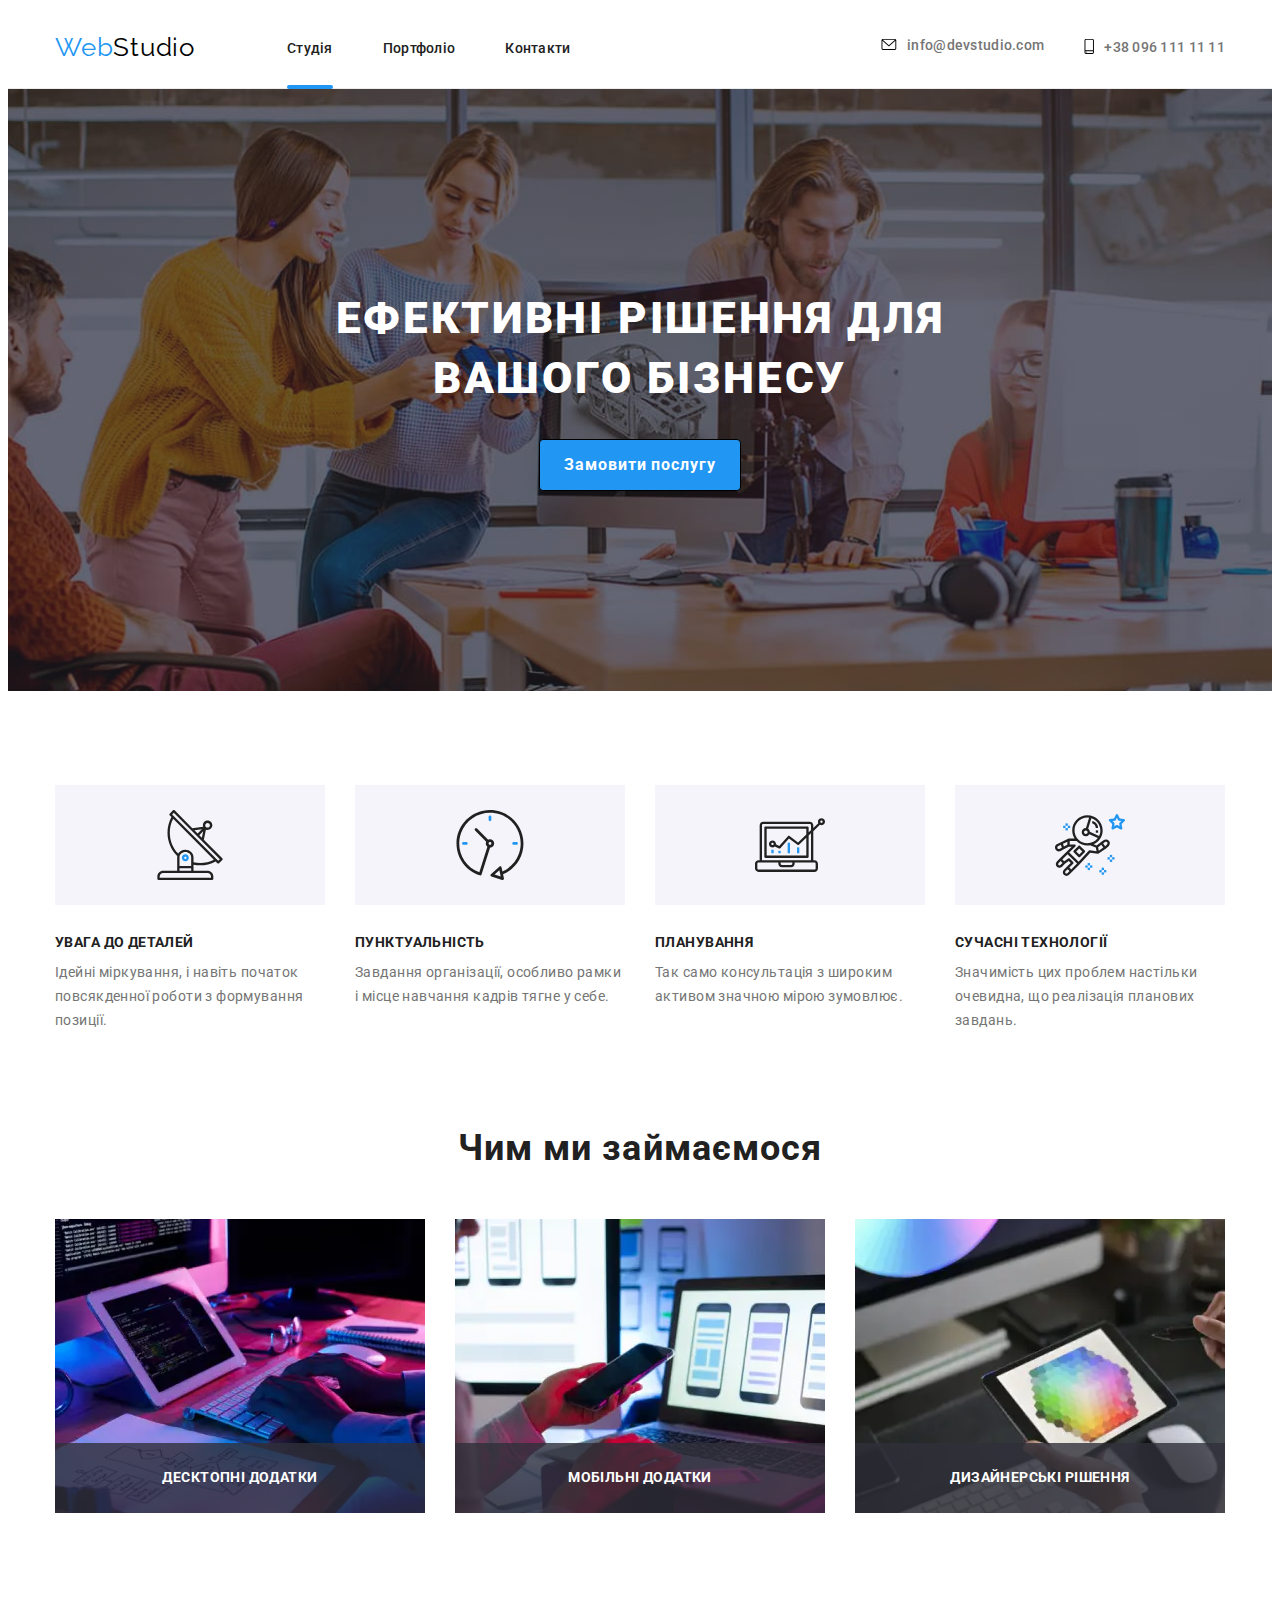
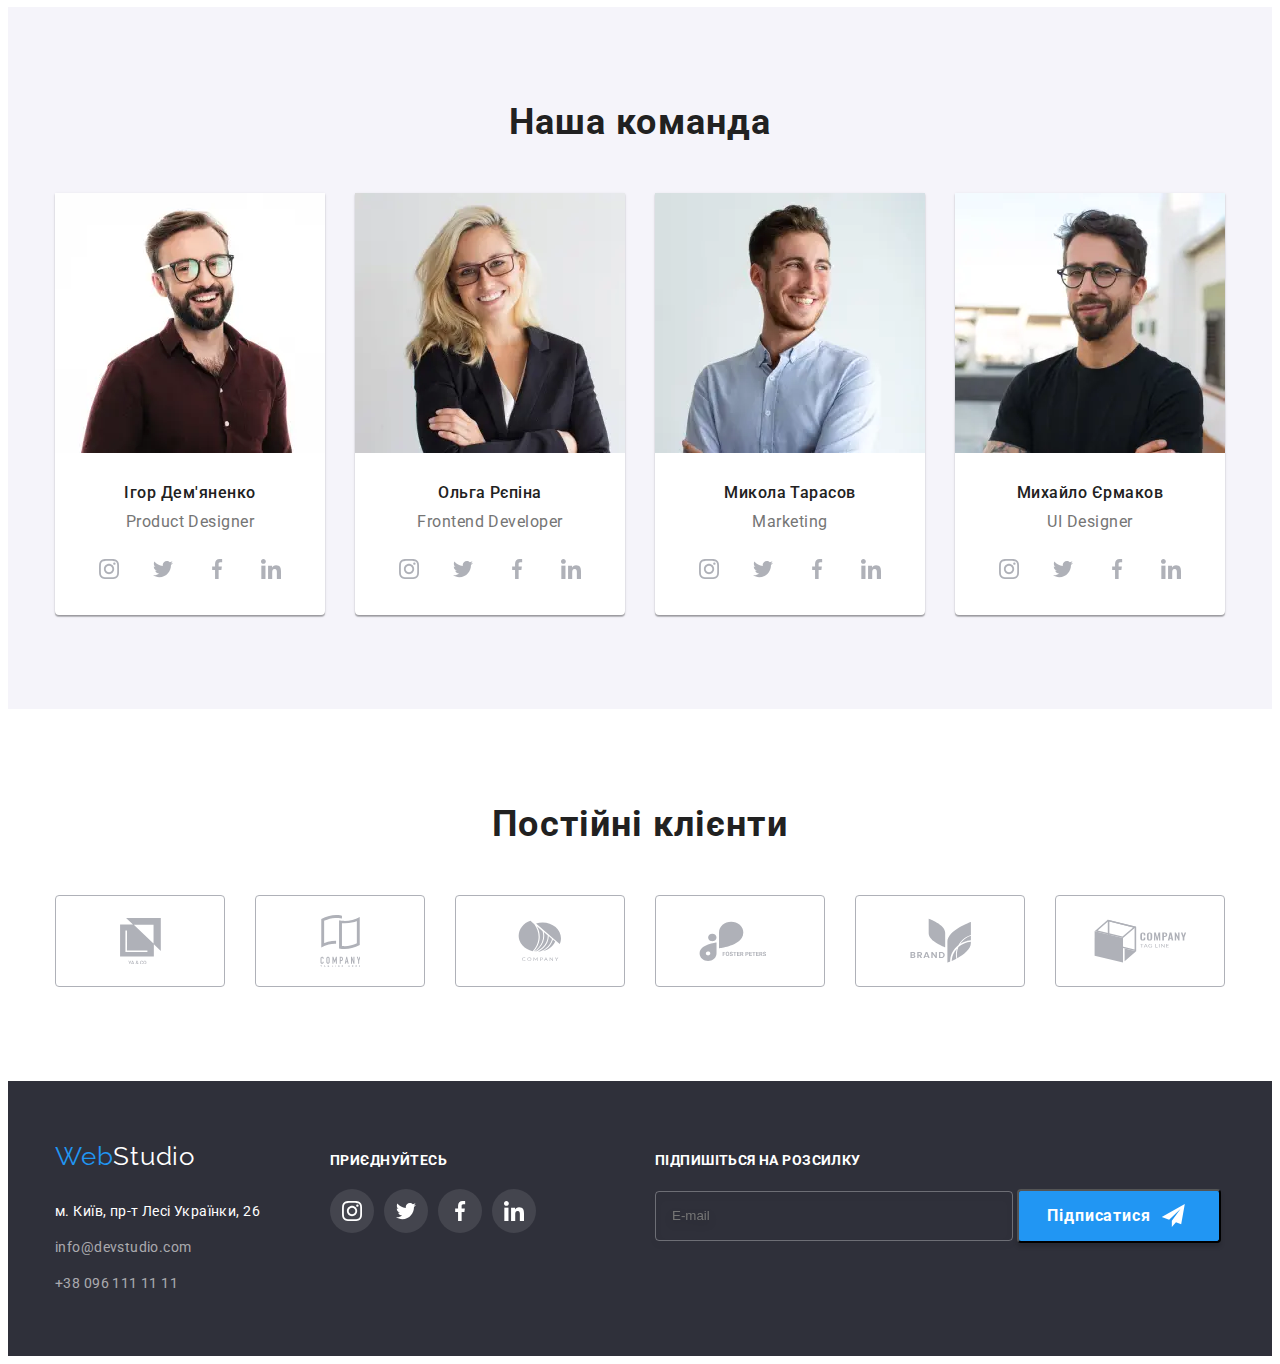
<file: index.html>
<!DOCTYPE html>
<html lang="uk">
<head>
    <meta charset="UTF-8">
    <meta http-equiv="X-UA-Compatible" content="IE=edge">
    <meta name="viewport" content="width=device-width, initial-scale=1.0">
    <title>Студія</title>
    <link rel="stylesheet" href="https://cdnjs.cloudflare.com/ajax/libs/modern-normalize/1.1.0/modern-normalize.min.css" integrity="sha512-wpPYUAdjBVSE4KJnH1VR1HeZfpl1ub8YT/NKx4PuQ5NmX2tKuGu6U/JRp5y+Y8XG2tV+wKQpNHVUX03MfMFn9Q==" crossorigin="anonymous" referrerpolicy="no-referrer" />
    <link rel="preconnect" href="https://fonts.googleapis.com">
<link rel="preconnect" href="https://fonts.gstatic.com" crossorigin>
<link href="https://fonts.googleapis.com/css2?family=Raleway:wght@700&family=Roboto:wght@400;500;700;900&display=swap" rel="stylesheet">

<link rel="stylesheet" href="./css/main.min.css">
</head>
<body>
    <header class="header">
        <div class="container">
            <div class="header__container">
                <nav class="navigation">
                    <a href="./index.html" lang="en" class="navigation__logo-f">Web<span class="navigation__logo-s">Studio</span></a>
                    <ul class="navigation__menu">
                        <li><a href="./index.html" class="navigation__link navigation__link--current">Студія</a></li>
                        <li><a href="./portfolio.html" class="navigation__link">Портфоліо</a></li>
                        <li><a href="" class="navigation__link">Контакти</a></li>
                    </ul>
                </nav>
        
        
                <ul class="contacts">

                    <li>
                        <a href="Mailto:info@devstudio.com" class="contacts__link">
                            <span class="contacts__icon">
                                <svg width="16" height="12">
                                    <use href="./img/icons.svg#icon-envelope"></use>    
                                </svg>
                            </span>
                            info@devstudio.com
                        </a>
                    </li>
                        
                        
                    <li>
                        <a href="Tel:+380961111111" class="contacts__link">
                            <span class="contacts__icon">
                                <svg width="10" height="15.99">
                                    <use href="./img/icons.svg#icon-smartphone"></use>
                                </svg>
                            </span>
                            +38 096 111 11 11
                        </a>               
                    </li>

                </ul>

                <button type="button" class="menu-button js-open-menu">
                    <svg width="40" height="40">                        
                        <use class="menu-button__menu" href="./img/icons.svg#icon-menu"></use>
                    </svg>
                </button>
            </div>
        </div>
    </header>
    <main>
    <section class="section hero">
        <div class="container">
            <div class="hero__box">
                <h1 class="hero__title">Ефективні рішення для вашого бізнесу</h1>
                <button type="button" class="hero__button" data-modal-open>Замовити послугу</button>
            </div>
        </div>
    </section>
    <section class="section features">
        <div class="container">
            <h2 class="hidden-title">Особливості</h2>

            <ul class="features__items">
                <li>
                    <div class="features__ill">
                        <svg width="70" height="70">
                            <use href="./img/icons.svg#icon-antenna"></use>
                        </svg>
                    </div>
                    <h3 class="features__title">УВАГА ДО ДЕТАЛЕЙ</h3>
                    <p class="features__text">Ідейні міркування, і навіть початок повсякденної роботи з формування позиції.</p>
                </li>
                <li>
                    <div class="features__ill">
                        <svg width="70" height="70">
                            <use href="./img/icons.svg#icon-clock"></use>
                        </svg>
                    </div>
                    <h3 class="features__title">ПУНКТУАЛЬНІСТЬ</h3>
                    <p class="features__text">Завдання організації, особливо рамки і місце навчання кадрів тягне у себе.</p>
                </li>
                <li>
                    <div class="features__ill">
                        <svg width="70" height="70">
                            <use href="./img/icons.svg#icon-diagram"></use>
                        </svg>
                    </div>
                    <h3 class="features__title">ПЛАНУВАННЯ</h3>
                    <p class="features__text">Так само консультація з широким активом значною мірою зумовлює.</p>
                </li>
                <li>
                    <div class="features__ill">
                        <svg width="70" height="70">
                            <use href="./img/icons.svg#icon-astronaut"></use>
                        </svg>
                    </div>
                    <h3 class="features__title">СУЧАСНІ ТЕХНОЛОГІЇ</h3>
                    <p class="features__text">Значимість цих проблем настільки очевидна, що реалізація планових завдань.</p>
                </li>
            </ul>
        </div>
    </section> 
    <section class="section busi">
        <div class="container">    
            <h2 class="busi__title">Чим ми займаємося</h2>
            <ul class="busi__list">
                <li class="busi__tumb">
                    <picture>
                        <source type="image/webp" srcset="./img/img11.webp 1x, ./img/img11@2x.webp 2x">
                        <source type="image/jpeg" srcset="./img/img11.jpg 1x, ./img/img11@2x.jpg 2x">                      
                        <img class="busi__image" src="./img/img11.jpg" alt="Десктопні додатки" width="370">
                    </picture>
                    <div class="busi__box">   
                        <p class="busi__text">Десктопні додатки</p>
                    </div> 
                </li> 
                <li class="busi__tumb">
                    <picture>
                        <source type="image/webp" srcset="./img/img22.webp 1x, ./img/img22@2x.webp 2x">
                        <source type="image/jpeg" srcset="./img/img22.jpg 1x, ./img/img22@2x.jpg 2x">
                        <img class="busi__image" src="./img/img22.jpg" alt="Мобільні додатки" width="370">
                    </picture>
                    <div class="busi__box">   
                        <p class="busi__text">Мобільні додатки</p>
                    </div> 
                </li> 
                <li class="busi__tumb">
                    <picture>
                        <source type="image/webp" srcset="./img/img33.webp 1x, ./img/img33@2x.webp 2x">
                        <source type="image/jpeg" srcset="./img/img33.jpg 1x, ./img/img33@2x.jpg 2x">
                        <img class="busi__image" src="./img/img33.jpg" alt="Дизайнерські рішення" width="370">
                    </picture>
                        <div class="busi__box">   
                        <p class="busi__text">Дизайнерські рішення</p>
                    </div> 
                </li> 
            </ul>  
        </div>
    </section>


    <section class="section team">
        <div class="container">
            
            <h2 class="team__title">Наша команда</h2>

            <ul class="team__list">
                <li class="badge">
                     <picture>
                        <source type="image/webp" srcset="./img/img1.webp 1x, ./img/img1@2x.webp 2x">
                        <source type="image/jpeg" srcset="./img/img1.jpg 1x, ./img/img1@2x.jpg 2x">
                        <img class="badge__image" src="./img/img1.jpg" alt="Ігор Дем'яненко" width="270">
                     </picture>  
                    
                    <div class="badge__data">
                        <h3 class="badge__title">Ігор Дем'яненко</h3>
                        <p class="badge__desc">Product Designer</p>
                    </div>

                    
                        <ul class="badge__list">
                            <li>
                                <a href="" class="sign">
                                    <svg width="20" height="20">
                                        <use href="./img/icons.svg#icon-instagram"></use>
                                    </svg>
                                </a>
                            </li>
                            <li>
                                <a href="" class="sign">
                                    <svg width="20" height="20">
                                        <use href="./img/icons.svg#icon-twitter"></use>
                                    </svg>
                                </a>
                            </li>
                            <li>
                                <a href="" class="sign">
                                    <svg width="20" height="20">
                                        <use href="./img/icons.svg#icon-facebook"></use>
                                    </svg>
                                </a>
                            </li>
                            <li>
                                <a href="" class="sign">
                                    <svg width="20" height="20">
                                        <use href="./img/icons.svg#icon-linkedin"></use>
                                    </svg>
                                </a>
                            </li>
                        </ul>
                    

                </li>
                <li class="badge">
                    <picture>
                        <source type="image/webp" srcset="./img/img2.webp 1x, ./img/img2@2x.webp 2x">
                        <source type="image/jpeg" srcset="./img/img2.jpg 1x, ./img/img2@2x.jpg 2x">
                        <img class="badge__image" src="./img/img2.jpg" alt="Ольга Рєпіна" width="270">
                     </picture>
                    
                    <div class="badge__data">    
                        <h3 class="badge__title">Ольга Рєпіна</h3>
                        <p class="badge__desc">Frontend Developer</p>
                    </div>

                    
                        <ul class="badge__list">
                            <li>
                                <a href="" class="sign">
                                    <svg width="20" height="20">
                                        <use href="./img/icons.svg#icon-instagram"></use>
                                    </svg>
                                </a>
                            </li>
                            <li>
                                <a href="" class="sign">
                                    <svg width="20" height="20">
                                        <use href="./img/icons.svg#icon-twitter"></use>
                                    </svg>
                                </a>
                            </li>
                            <li>
                                <a href="" class="sign">
                                    <svg width="20" height="20">
                                        <use href="./img/icons.svg#icon-facebook"></use>
                                    </svg>
                                </a>
                            </li>
                            <li>
                                <a href="" class="sign">
                                    <svg width="20" height="20">
                                        <use href="./img/icons.svg#icon-linkedin"></use>
                                    </svg>
                                </a>
                            </li>
                        </ul>
                    
                </li>
                <li class="badge">
                    <picture>
                        <source type="image/webp" srcset="./img/img3.webp 1x, ./img/img3@2x.webp 2x">
                        <source type="image/jpeg" srcset="./img/img3.jpg 1x, ./img/img3@2x.jpg 2x">
                        <img class="badge__image" src="./img/img3.jpg" alt="Микола Тарасов" width="270">
                     </picture>
                    
                    <div class="badge__data">   
                        <h3 class="badge__title">Микола Тарасов</h3>
                        <p class="badge__desc">Marketing</p>
                    </div>

                    
                        <ul class="badge__list">
                            <li>
                                <a href="" class="sign">
                                    <svg width="20" height="20">
                                        <use href="./img/icons.svg#icon-instagram"></use>
                                    </svg>
                                </a>
                            </li>
                            <li>
                                <a href="" class="sign">
                                    <svg width="20" height="20">
                                        <use href="./img/icons.svg#icon-twitter"></use>
                                    </svg>
                                </a>
                            </li>
                            <li>
                                <a href="" class="sign">
                                    <svg width="20" height="20">
                                        <use href="./img/icons.svg#icon-facebook"></use>
                                    </svg>
                                </a>
                            </li>
                            <li>
                                <a href="" class="sign">
                                    <svg width="20" height="20">
                                        <use href="./img/icons.svg#icon-linkedin"></use>
                                    </svg>
                                </a>
                            </li>
                        </ul>
                    
                </li>
                <li class="badge">
                    <picture>
                        <source type="image/webp" srcset="./img/img4.webp 1x, ./img/img4@2x.webp 2x">
                        <source type="image/jpeg" srcset="./img/img4.jpg 1x, ./img/img4@2x.jpg 2x">
                        <img class="badge__image" src="./img/img4.jpg" alt="Михайло Єрмаков" width="270">
                     </picture>
                    
                    <div class="badge__data">
                        <h3 class="badge__title">Михайло Єрмаков</h3>
                        <p class="badge__desc">UI Designer</p>
                    </div>

                    
                        <ul class="badge__list">
                            <li>
                                <a href="" class="sign">
                                    <svg width="20" height="20">
                                        <use href="./img/icons.svg#icon-instagram"></use>
                                    </svg>
                                </a>
                            </li>
                            <li>
                                <a href="" class="sign">
                                    <svg width="20" height="20">
                                        <use href="./img/icons.svg#icon-twitter"></use>
                                    </svg>
                                </a>
                            </li>
                            <li>
                                <a href="" class="sign">
                                    <svg width="20" height="20">
                                        <use href="./img/icons.svg#icon-facebook"></use>
                                    </svg>
                                </a>
                            </li>
                            <li>
                                <a href="" class="sign">
                                    <svg width="20" height="20">
                                        <use href="./img/icons.svg#icon-linkedin"></use>
                                    </svg>
                                </a>
                            </li>
                        </ul>
                    
                </li>
            </ul>
            
        </div>
    </section>

    <section class="section clients">
        <div class="container">
            <h2 class="clients__title">Постійні клієнти</h2>
            <ul class="clients__list">
                <li class="clients__link">
                    <a href="" class="clients__logo">
                        <svg width="41" height="46.7">
                            <use href="./img/icons.svg#icon-group"></use>
                        </svg>
                    </a>
                </li>
                <li class="clients__link">
                    <a href="" class="clients__logo">
                        <svg width="40" height="52">
                            <use href="./img/icons.svg#icon-group-1"></use>
                        </svg>
                    </a>
                </li>
                <li class="clients__link">
                    <a href="" class="clients__logo">
                        <svg width="43.46" height="41.18">
                            <use href="./img/icons.svg#icon-group-2"></use>
                        </svg>
                    </a>
                </li>
                <li class="clients__link">
                    <a href="" class="clients__logo">
                        <svg width="84.44" height="40.62">
                            <use href="./img/icons.svg#icon-group-3"></use>
                        </svg>
                    </a>
                </li>
                <li class="clients__link">
                    <a href="" class="clients__logo">
                        <svg width="62.54" height="45.43">
                            <use href="./img/icons.svg#icon-group-4"></use>
                        </svg>
                    </a>
                </li>
                <li class="clients__link">
                    <a href="" class="clients__logo">
                        <svg width="93.79" height="43.93">
                            <use href="./img/icons.svg#icon-group-5"></use>
                        </svg>
                    </a>
                </li>
            </ul>

        </div>
    </section>
    </main>

    <footer class="footer">

        <div class="container footer__base">
            <div class="footer__location">
            <div class="footer__contacts">
                <a href="" lang="en" class="footer__logo-f">Web<span class="footer__logo-s">Studio</span></a>
                <address class="footer__address">
                <ul class="address">
                    <li><a href="https://goo.gl/maps/CPtrU1FHBa2aNyZL9" target="_blank" 
                        rel="noopener noreferrer nofollow" class="address__link">
                        м. Київ, пр-т Лесі Українки, 26</a></li>
                    <li><a href="Mailto:info@devstudio.com" class="address__cont">info@devstudio.com</a></li>
                    <li><a href="Tel:+380961111111" class="address__cont">+38 096 111 11 11</a></li>
                </ul>
                </address>
            </div>

            <div class="footer__applications">
                <h3 class="footer__title">приєднуйтесь</h3>
                <ul class="footer__list">
                    <li>
                        <a href="" class="footer__sign">
                            <svg width="20" height="20">
                                <use href="./img/icons.svg#icon-instagram"></use>
                            </svg>
                        </a>
                    </li>
                    <li>
                        <a href="" class="footer__sign">
                            <svg width="20" height="20">
                                <use href="./img/icons.svg#icon-twitter"></use>
                            </svg>
                        </a>
                    </li>
                    <li>
                        <a href="" class="footer__sign">
                            <svg width="20" height="20">
                                <use href="./img/icons.svg#icon-facebook"></use>
                            </svg>
                        </a>
                    </li>
                    <li>
                        <a href="" class="footer__sign">
                            <svg width="20" height="20">
                                <use href="./img/icons.svg#icon-linkedin"></use>
                            </svg>
                        </a>
                    </li>
                </ul>
            </div>
            </div>
            <form class="footer__form">
                <h3 class="footer__form-title">Підпишіться на розсилку</h3>
                <div class="footer__box">
                    <label for="email" class="footer__label"></label>
                
                    <input type="email" name="" id="email" class="footer__input" placeholder="E-mail">
                    <button type="button" class="footer__button">Підписатися
                        <svg class="footer__icon" width="24" height="24">
                            <use href="./img/icons.svg#icon-send"></use>
                        </svg>
                    </button>
                </div>
            </form>
        </div>

    </footer>

    <div class="mobile-menu js-menu-container">
        <div class="container">
            <button type="button" class="mobile-menu__button js-close-menu">
                <svg class="mobile-menu__cross" width="40" height="40" aria-label="Мобільне меню">
                    <use href="./img/icons.svg#icon-cross"></use>
                </svg>
            </button>
            <nav>
                <ul class="mobile-menu__nav">
                    <li class="mobile-menu__item"><a href="./index.html" class="mobile-menu__link">Студія</a></li>
                    <li class="mobile-menu__item"><a href="./portfolio.html" class="mobile-menu__link">Портфоліо</a></li>
                    <li class="mobile-menu__item"><a href="" class="mobile-menu__link">Контакти</a></li>
                </ul>
            </nav>


            <ul class="mobile-menu__contacts">
                <li class="mobile-menu__comm">
                    <a href="Tel:+380961111111" class="mobile-menu__tel">+38 096 111 11 11</a>               
                </li>
                <li class="mobile-menu__comm">
                    <a href="Mailto:info@devstudio.com" class="mobile-menu__mail">info@devstudio.com</a>
                </li>
            </ul>

            <ul class="mobile-menu__network">
                <li ><a href="" lang="en" class="mobile-menu__text">Instagram</a></li>
                <li ><a href="" lang="en" class="mobile-menu__text">Twitter</a></li>
                <li ><a href="" lang="en" class="mobile-menu__text">Facebook</a></li>
                <li ><a href="" lang="en" class="mobile-menu__text">Linkedin</a></li>
            </ul>
        </div>
    </div>

    <div class="backdrop is-hidden" data-modal>
        <div class="modal">
            <div class="modal__container">
            <button type="button" class="modal__button close-button" data-modal-close>
                <svg class="close-button__icon" width="30" height="30">
                    <use href="./img/icons.svg#icon-close-black"></use>
                </svg>
            </button>
            
            <form class="modal__form">
                <h2 class="modal__title">Залиште свої дані, ми вам передзвонимо</h2>
                <ul class="modal__list">                   
                    <li class="modal__field">                   
                        <label for="name" class="modal__label">Ім'я</label>
                        <div class="modal__input">
                        <input type="text" name="name" id="name" class="form-input">                       
                            <svg class="form-input__icon" width="18" height="18">
                                <use href="./img/icons.svg#icon-person-black"></use>
                            </svg>
                        </div>                        
                    </li>
                    
                    <li class="modal__field">
                        <label for="tel" class="modal__label">Телефон</label>
                        <div class="modal__input">
                        <input type="tel" name="tel" id="tel" class="form-input">                      
                            <svg class="form-input__icon" width="18" height="18">
                                <use href="./img/icons.svg#icon-phone-black"></use>
                            </svg>
                        </div>
                    </li>
                    <li class="modal__field">
                        <label for="mail" class="modal__label">Пошта</label>
                        <div class="modal__input">
                        <input type="email" name="mail" id="mail" class="form-input">                       
                            <svg class="form-input__icon" width="18" height="18">
                                <use href="./img/icons.svg#icon-email-black"></use>
                            </svg>
                        </div>
                    </li>
                    <li class="modal__field">
                        <label for="feedback" class="modal__label">Коментар</label>
                        <textarea name="feedback" placeholder="Введіть текст" id="feedback" class="form-area"></textarea>
                    </li>
                </ul>
                    <div class="accept-terms">    
                        <input type="checkbox" name="accept" id="terms" class="accept-terms__checkbox">
                        <svg class="accept-terms__icon" width="16" height="15">
                            <use href="./img/icons.svg#icon-check"></use>
                        </svg>
                        <label for="terms" class="accept-terms__label">Погоджуюся з розсилкою та приймаю <a href="#" class="accept-terms__contract">Умови договору</a></label>
                    </div>
                    
                    <button type="submit" class="modal__btn submit-button">Відправити</button>
                    
            </form>
            </div>
        </div>
    </div>

    <script src="./mobile-menu.js"></script>
    <script src="./modal.js"></script>
    
</body>
</html>
</file>
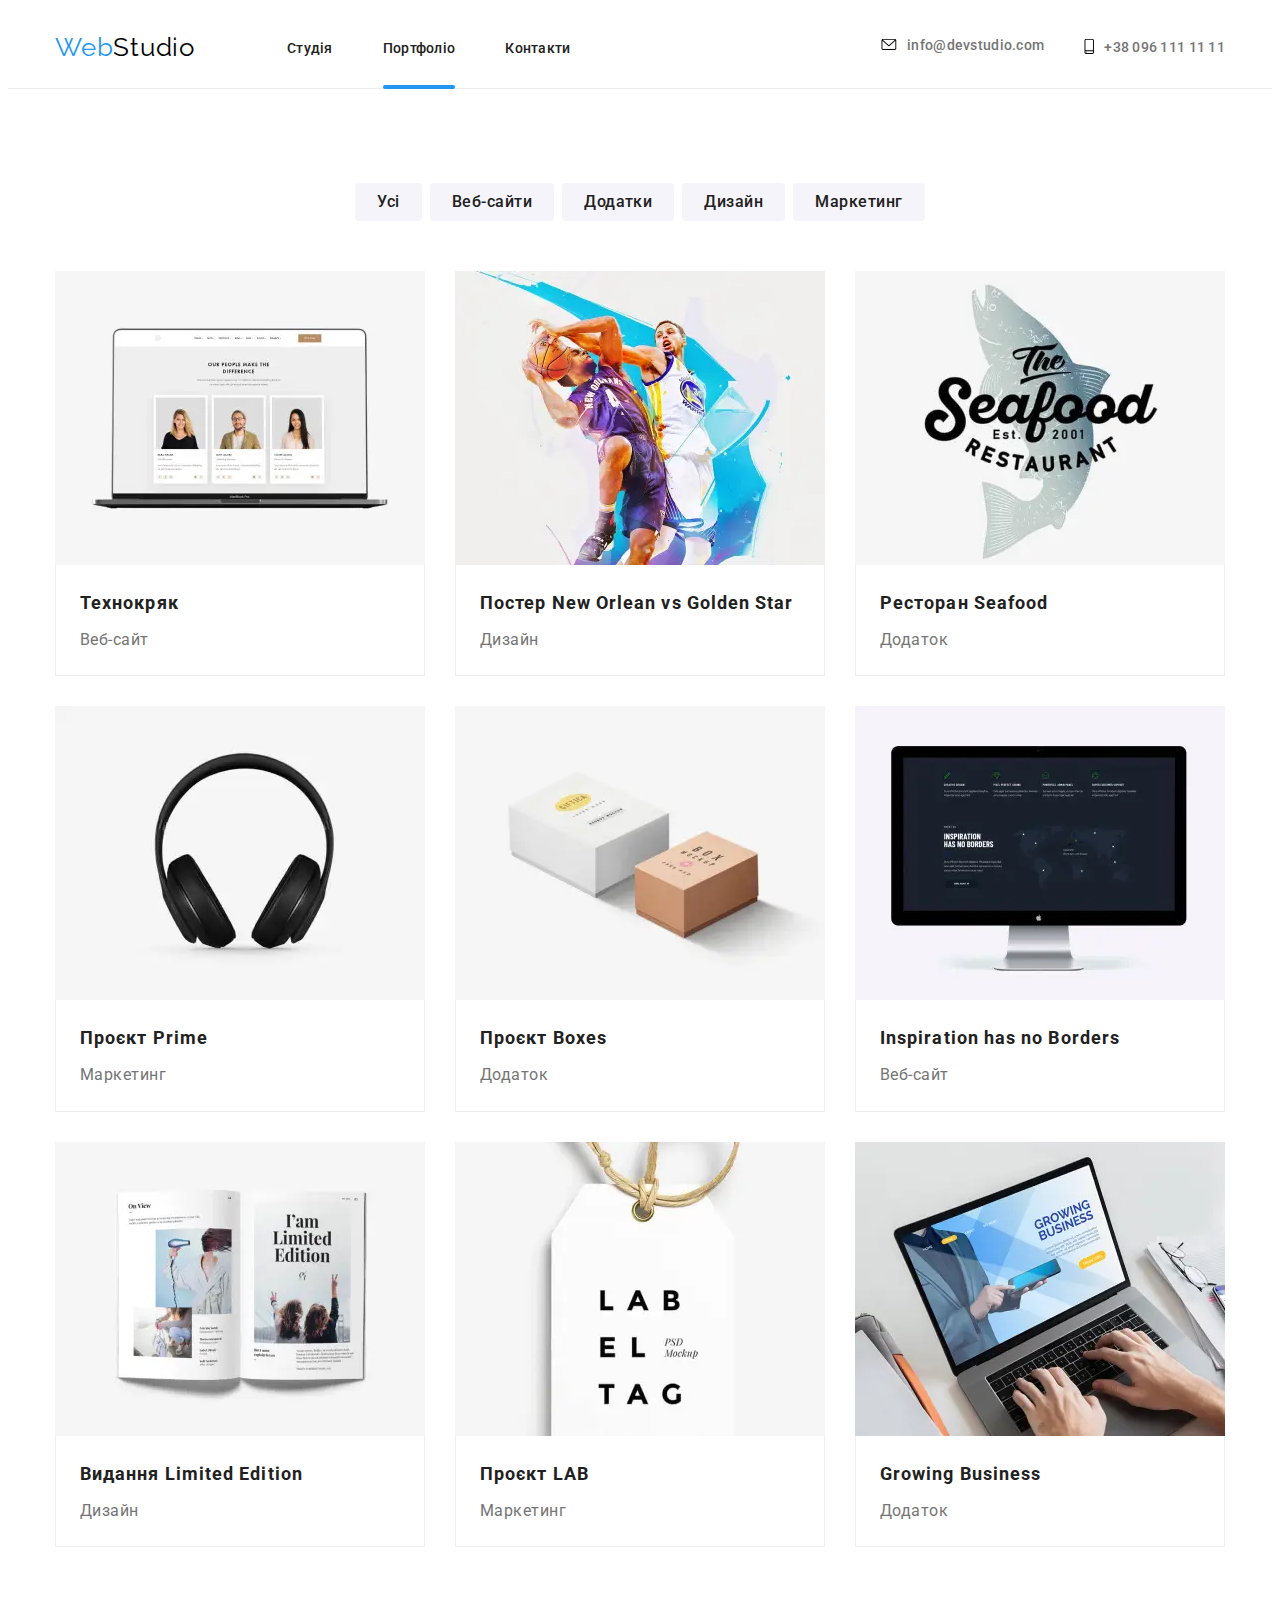
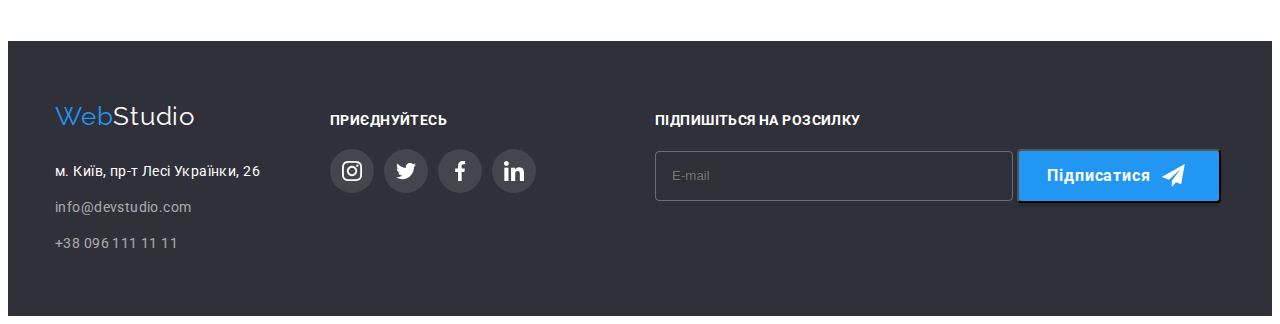
<file: portfolio.html>
<!DOCTYPE html>
<html lang="uk">
<head>
    <meta charset="UTF-8">
    <meta http-equiv="X-UA-Compatible" content="IE=edge">
    <meta name="viewport" content="width=device-width, initial-scale=1.0">
    <title>Портфоліо</title>
    <link rel="stylesheet" href="https://cdnjs.cloudflare.com/ajax/libs/modern-normalize/1.1.0/modern-normalize.min.css" integrity="sha512-wpPYUAdjBVSE4KJnH1VR1HeZfpl1ub8YT/NKx4PuQ5NmX2tKuGu6U/JRp5y+Y8XG2tV+wKQpNHVUX03MfMFn9Q==" crossorigin="anonymous" referrerpolicy="no-referrer" />
    <link rel="preconnect" href="https://fonts.googleapis.com">
<link rel="preconnect" href="https://fonts.gstatic.com" crossorigin>
<link href="https://fonts.googleapis.com/css2?family=Raleway:wght@700&family=Roboto:wght@400;500;700;900&display=swap" rel="stylesheet">

<link rel="stylesheet" href="./css/main.min.css">
</head>
<body>
    <header class="header">
        <div class="container">
            <div class="header__container">
                <nav class="navigation">
                    <a href="./index.html" lang="en" class="navigation__logo-f">Web<span class="navigation__logo-s">Studio</span></a>
                    <ul class="navigation__menu">
                        <li><a href="./index.html" class="navigation__link">Студія</a></li>
                        <li><a href="./portfolio.html" class="navigation__link navigation__link--current">Портфоліо</a></li>
                        <li><a href="" class="navigation__link">Контакти</a></li>
                    </ul>
                </nav>
        
        
                <ul class="contacts">

                    <li>
                        <a href="Mailto:info@devstudio.com" class="contacts__link">
                            <span class="contacts__icon">
                                <svg width="16" height="12">
                                    <use href="./img/icons.svg#icon-envelope"></use>    
                                </svg>
                            </span>
                            info@devstudio.com
                        </a>
                    </li>
                        
                        
                    <li>
                        <a href="Tel:+380961111111" class="contacts__link">
                            <span class="contacts__icon">
                                <svg width="10" height="15.99">
                                    <use href="./img/icons.svg#icon-smartphone"></use>
                                </svg>
                            </span>
                            +38 096 111 11 11
                        </a>               
                    </li>

                </ul>

                <button type="button" class="menu-button js-open-menu">
                    <svg width="40" height="40" aria-label="Мобільне меню">                        
                        <use class="menu-button__menu" href="./img/icons.svg#icon-menu"></use>
                    </svg>
                </button>
            </div>
        </div>
    </header>
    <main>
        <section class="section portfolio">
            <div class="container">
             <h1 class="hidden-title">Веб Студіо: можливості і приклади</h1>
                
                <ul class="portfolio__list">
                    <li><button type="button" class="portfolio__button">Усі</button></li>
                    <li><button type="button" class="portfolio__button">Веб-сайти</button></li>
                    <li><button type="button" class="portfolio__button">Додатки</button></li>
                    <li><button type="button" class="portfolio__button">Дизайн</button></li>
                    <li><button type="button" class="portfolio__button">Маркетинг</button></li>
                </ul>
                

                      
                    <ul class="portfolio__content">

                        <li class="card">
                            <a href="#" class="card__link">
                                <div class="card__tumb">
                                    <picture>
                                        <source type="image/webp" srcset="./img/img1p.webp 1x, ./img/img1p@2x.webp 2x">
                                        <source type="image/jpeg" srcset="./img/img1p.jpg 1x, ./img/img1p@2x.jpg 2x">
                                        <img class="card__image" src="./img/img1p.jpg" alt="Технокряк Веб-сайт " width="370">
                                    </picture>
                                    
                                
                                    <p class="card__desc">Ресурс пропонує комплексні пропозиції з різним рівнем функціоналу та сервісів. Все це дозволить відвідувачу отримати вичерпні відомості про компанію чи приватну особу.</p>
                                </div>
                                <div class="card__data">
                                    <h2 class="card__title">Технокряк</h2>
                                    <p class="card__text">Веб-сайт</p>
                                </div>
                            </a>  
                        </li>

                        <li class="card">
                            <a href="#" class="card__link">
                                <div class="card__tumb">
                                    <picture>
                                        <source type="image/webp" srcset="./img/img2p.webp 1x, ./img/img2p@2x.webp 2x">
                                        <source type="image/jpeg" srcset="./img/img2p.jpg 1x, ./img/img2p@2x.jpg 2x">
                                        <img class="card__image" src="./img/img2p.jpg" alt="Постер New Orlean vs Golden Star Дизайн " width="370">
                                    </picture>
                                    
                                
                                    <p class="card__desc">Ресурс пропонує комплексні пропозиції з різним рівнем функціоналу та сервісів.</p>
                                </div>     
                                <div class="card__data">
                                    <h2 class="card__title">Постер New Orlean vs Golden Star</h2>
                                    <p class="card__text">Дизайн</p>
                                </div>
                            </a>
                        </li>

                        <li class="card">
                            <a href="#" class="card__link">
                                <div class="card__tumb">
                                    <picture>
                                        <source type="image/webp" srcset="./img/img3p.webp 1x, ./img/img3p@2x.webp 2x">
                                        <source type="image/jpeg" srcset="./img/img3p.jpg 1x, ./img/img3p@2x.jpg 2x">
                                        <img class="card__image" src="./img/img3p.jpg" alt="Ресторан Seafood Додаток" width="370">
                                    </picture>
                                    
                                
                                    <p class="card__desc"></p>
                                </div>
                                <div class="card__data">
                                    <h2 class="card__title">Ресторан Seafood</h2>
                                    <p class="card__text">Додаток</p>
                                </div>
                            </a>
                        </li>
                              
                        <li class="card">
                            <a href="#" class="card__link">
                                <div class="card__tumb">
                                    <picture>
                                        <source type="image/webp" srcset="./img/img4p.webp 1x, ./img/img4p@2x.webp 2x">
                                        <source type="image/jpeg" srcset="./img/img4p.jpg 1x, ./img/img4p@2x.jpg 2x">
                                        <img class="card__image" src="./img/img4p.jpg" alt="Проєкт Prime Маркетинг" width="370">
                                    </picture>
                                    
                                    
                                    <p class="card__desc"></p>
                                </div>
                                <div class="card__data">
                                    <h2 class="card__title">Проєкт Prime</h2>
                                    <p class="card__text">Маркетинг</p>
                                </div>
                            </a>
                        </li>

                        <li class="card">
                            <a href="#" class="card__link">
                                <div class="card__tumb">
                                    <picture>
                                        <source type="image/webp" srcset="./img/img5p.webp 1x, ./img/img5p@2x.webp 2x">
                                        <source type="image/jpeg" srcset="./img/img5p.jpg 1x, ./img/img5p@2x.jpg 2x">
                                        <img class="card__image" src="./img/img5p.jpg" alt="Проєкт Boxes Додаток" width="370">
                                    </picture>
                                    
                                    
                                    <p class="card__desc"></p>
                                </div>
                                <div class="card__data">
                                    <h2 class="card__title">Проєкт Boxes</h2>
                                    <p class="card__text">Додаток</p>
                                </div>
                            </a>
                        </li>

                        <li class="card">
                            <a href="#" class="card__link">
                                <div class="card__tumb">
                                    <picture>
                                        <source type="image/webp" srcset="./img/img6p.webp 1x, ./img/img6p@2x.webp 2x">
                                        <source type="image/jpeg" srcset="./img/img6p.jpg 1x, ./img/img6p@2x.jpg 2x">
                                        <img class="card__image" src="./img/img6p.jpg" alt="Inspiration has no Borders Веб-сайт" width="370">
                                    </picture>                            
                                    
                                    
                                    <p class="card__desc"></p>
                                </div>
                                <div class="card__data">
                                    <h2 class="card__title">Inspiration has no Borders</h2>
                                    <p class="card__text">Веб-сайт</p>
                                </div>
                            </a>
                        </li>

                        <li class="card">
                            <a href="#" class="card__link">                     
                                <div class="card__tumb">
                                    <picture>
                                        <source type="image/webp" srcset="./img/img7p.webp 1x, ./img/img7p@2x.webp 2x">
                                        <source type="image/jpeg" srcset="./img/img7p.jpg 1x, ./img/img7p@2x.jpg 2x">
                                        <img class="card__image" src="./img/img7p.jpg" alt="Видання Limited Edition Дизайн" width="370">
                                    </picture>
                                    
                                    
                                    <p class="card__desc"></p>
                                </div>
                                <div class="card__data">
                                    <h2 class="card__title">Видання Limited Edition</h2>
                                    <p class="card__text">Дизайн</p>
                                </div>
                            </a>
                        </li>

                        <li class="card">
                            <a href="#" class="card__link">
                                <div class="card__tumb">
                                    <picture>
                                        <source type="image/webp" srcset="./img/img8p.webp 1x, ./img/img8p@2x.webp 2x">
                                        <source type="image/jpeg" srcset="./img/img8p.jpg 1x, ./img/img8p@2x.jpg 2x">
                                        <img class="card__image" src="./img/img8p.jpg" alt="Проєкт LAB Маркетинг" width="370">
                                    </picture>
                                    
                                    
                                    <p class="card__desc"></p>
                                </div>
                                <div class="card__data">
                                    <h2 class="card__title">Проєкт LAB</h2>
                                    <p class="card__text">Маркетинг</p>
                                </div>
                            </a>
                        </li>

                        <li class="card">
                            <a href="#" class="card__link">
                                <div class="card__tumb">
                                    <picture>
                                        <source type="image/webp" srcset="./img/img9p.webp 1x, ./img/img9p@2x.webp 2x">
                                        <source type="image/jpeg" srcset="./img/img9p.jpg 1x, ./img/img9p@2x.jpg 2x">
                                        <img class="card__image" src="./img/img9p.jpg" alt="Growing Business Додаток" width="370">
                                    </picture>
                                    
                                    
                                    <p class="card__desc"></p>
                                </div>
                                <div class="card__data">
                                    <h2 class="card__title">Growing Business</h2>
                                    <p class="card__text">Додаток</p>
                                </div>
                            </a>
                        </li>

                    </ul>
                
            </div>
        </section>
    </main>
    <footer class="footer">

        <div class="container footer__base">
            <div class="footer__location">
            <div class="footer__contacts">
                <a href="" lang="en" class="footer__logo-f">Web<span class="footer__logo-s">Studio</span></a>
                <address class="footer__address">
                <ul class="address">
                    <li><a href="https://goo.gl/maps/CPtrU1FHBa2aNyZL9" target="_blank" 
                        rel="noopener noreferrer nofollow" class="address__link">
                        м. Київ, пр-т Лесі Українки, 26</a></li>
                    <li><a href="Mailto:info@devstudio.com" class="address__cont">info@devstudio.com</a></li>
                    <li><a href="Tel:+380961111111" class="address__cont">+38 096 111 11 11</a></li>
                </ul>
                </address>
            </div>

            <div class="footer__applications">
                <h3 class="footer__title">приєднуйтесь</h3>
                <ul class="footer__list">
                    <li>
                        <a href="" class="footer__sign">
                            <svg width="20" height="20">
                                <use href="./img/icons.svg#icon-instagram"></use>
                            </svg>
                        </a>
                    </li>
                    <li>
                        <a href="" class="footer__sign">
                            <svg width="20" height="20">
                                <use href="./img/icons.svg#icon-twitter"></use>
                            </svg>
                        </a>
                    </li>
                    <li>
                        <a href="" class="footer__sign">
                            <svg width="20" height="20">
                                <use href="./img/icons.svg#icon-facebook"></use>
                            </svg>
                        </a>
                    </li>
                    <li>
                        <a href="" class="footer__sign">
                            <svg width="20" height="20">
                                <use href="./img/icons.svg#icon-linkedin"></use>
                            </svg>
                        </a>
                    </li>
                </ul>
            </div>
            </div>
            <form class="footer__form">
                <h3 class="footer__form-title">Підпишіться на розсилку</h3>
                <div class="footer__box">
                    <label for="email" class="footer__label"></label>
                
                    <input type="email" name="" id="email" class="footer__input" placeholder="E-mail">
                    <button type="button" class="footer__button">Підписатися
                        <svg class="footer__icon" width="24" height="24">
                            <use href="./img/icons.svg#icon-send"></use>
                        </svg>
                    </button>
                </div>
            </form>
        </div>

    </footer>
    
</body>
</html>
</file>
<file: css/main.min.css>
body{font-family:"Roboto",sans-serif;color:var(--brand-color-text)}*,*::before,*::after{-webkit-box-sizing:border-box;box-sizing:border-box}.section{padding-top:60px;padding-bottom:60px}@media screen and (min-width: 1200px){.section{padding-top:94px;padding-bottom:94px}}.container{margin-right:auto;margin-left:auto;padding-right:15px;padding-left:15px}@media screen and (min-width: 320px){.container{width:320px}}@media screen and (min-width: 480px){.container{width:480px}}@media screen and (min-width: 768px){.container{width:768px}}@media screen and (min-width: 1200px){.container{width:1200px}}:root{--brand-color-text: #212121;--brand-color-hero: #FFFFFF;--brand-color-backgraund: #2F303A;--brand-color-link: #2196F3;--brand-color-logo: #2196F3;--brand-color-logo-two: #000000;--brand-color-description: #757575;--brand-color-button: #2196F3;--brand-color-contacts: rgba(255, 255, 255, 0.6);--brand-color-com: #F5F4FA;--brand-color-bgd: #F5F5F5;--brand-color-header-icon: #757575;--brand-color-features: #F5F4FA;--brand-color-social-link: #AFB1B8;--brand-color-border: #AFB1B8;--brand-color-icon: #AFB1B8;--brand-color-bgd-icon-foot: rgba(255, 255, 255, 0.1);--brand-color-button-hf: #188CE8;--brand-color-border-card: #EEEEEE}.header{background:var(--brand-color-hero);border-bottom:1px solid #ececec;padding-top:16px;padding-bottom:16px}@media screen and (min-width: 1200px){.header{padding-top:24px;padding-bottom:25px}}.header__container{position:relative}@media screen and (min-width: 768px){.header__container{display:-webkit-box;display:-ms-flexbox;display:flex;-webkit-box-pack:justify;-ms-flex-pack:justify;justify-content:space-between;-webkit-box-align:center;-ms-flex-align:center;align-items:center}}.header .menu-button{position:absolute;top:-5px;right:-5px;padding:0;border:none;background-color:rgba(0,0,0,0);cursor:pointer}@media screen and (min-width: 768px){.header .menu-button{display:none}}.navigation__logo-f{font-family:"Raleway",sans-serif;font-size:26px;line-height:1.2;letter-spacing:.03em;color:var(--brand-color-logo);text-decoration:none}.navigation__logo-f:hover{color:var(--brand-color-text)}.navigation__logo-f:focus{color:var(--brand-color-text)}.navigation__logo-f:hover>.navigation__logo-s{color:var(--brand-color-logo)}.navigation__logo-f:focus>.navigation__logo-s{color:var(--brand-color-logo)}.navigation__logo-s{font-family:"Raleway",sans-serif;color:var(--brand-color-logo-two);text-decoration:none}.navigation__logo-s:hover{color:var(--brand-color-logo)}.navigation__logo-s:focus{color:var(--brand-color-logo)}.navigation__menu{display:none;list-style:none;padding-left:0;margin-top:0;margin-bottom:0}@media screen and (min-width: 768px){.navigation__menu{display:-webkit-box;display:-ms-flexbox;display:flex;gap:50px}}.navigation__link{padding-bottom:33px;position:relative;font-weight:500;font-size:14px;line-height:1.14;letter-spacing:.02em;text-decoration:none;color:var(--brand-color-text);-webkit-transition:color 250ms cubic-bezier(0.4, 0, 0.2, 1);transition:color 250ms cubic-bezier(0.4, 0, 0.2, 1)}.navigation__link:hover{color:var(--brand-color-link)}.navigation__link:focus{color:var(--brand-color-link)}@media screen and (min-width: 1200px){.navigation__link--current::after{display:block;position:absolute;bottom:0;left:0;width:100%;height:4px;content:"";background-color:var(--brand-color-link);border-radius:2px}}@media screen and (min-width: 768px){.navigation{display:-webkit-box;display:-ms-flexbox;display:flex;-webkit-box-align:center;-ms-flex-align:center;align-items:center;gap:88px}}@media screen and (min-width: 1200px){.navigation{gap:92px}}.contacts{display:none;list-style:none;padding-left:0;margin-top:0;margin-bottom:0}@media screen and (min-width: 768px){.contacts{display:-webkit-box;display:-ms-flexbox;display:flex;-webkit-box-orient:vertical;-webkit-box-direction:normal;-ms-flex-direction:column;flex-direction:column;row-gap:10px}}@media screen and (min-width: 1200px){.contacts{display:-webkit-box;display:-ms-flexbox;display:flex;-webkit-box-orient:horizontal;-webkit-box-direction:normal;-ms-flex-direction:row;flex-direction:row;-webkit-column-gap:40px;-moz-column-gap:40px;column-gap:40px}}.contacts__link{font-weight:500;font-size:12px;line-height:1.166;letter-spacing:.02em;text-decoration:none;color:var(--brand-color-description);-webkit-transition:color 250ms cubic-bezier(0.4, 0, 0.2, 1),fill 250ms cubic-bezier(0.4, 0, 0.2, 1);transition:color 250ms cubic-bezier(0.4, 0, 0.2, 1),fill 250ms cubic-bezier(0.4, 0, 0.2, 1)}@media screen and (min-width: 768px){.contacts__link{display:-webkit-box;display:-ms-flexbox;display:flex;-webkit-box-align:center;-ms-flex-align:center;align-items:center}}@media screen and (min-width: 1200px){.contacts__link{font-size:14px;line-height:1.14}}.contacts__link:hover{color:var(--brand-color-link);fill:var(--brand-color-link)}.contacts__link:focus{color:var(--brand-color-link);fill:var(--brand-color-link)}.contacts__icon{margin-right:10px;display:none}@media screen and (min-width: 768px){.contacts__icon{display:inline}}.hero{background-size:cover;background-position:center center;background-repeat:no-repeat;background-image:-webkit-gradient(linear, left top, left bottom, from(rgba(47, 48, 58, 0.4)), to(rgba(47, 48, 58, 0.4))),url(../img/hero.jpg);background-image:linear-gradient(rgba(47, 48, 58, 0.4), rgba(47, 48, 58, 0.4)),url(../img/hero.jpg);background-color:var(--brand-color-backgraund);padding-top:118px;padding-bottom:118px}@media(min-device-pixel-ratio: 2),(-webkit-min-device-pixel-ratio: 2),(min-resolution: 2dppx),(min-resolution: 192dpi){.hero{background-image:-webkit-gradient(linear, left top, left bottom, from(rgba(47, 48, 58, 0.4)), to(rgba(47, 48, 58, 0.4))),url(../img/hero@2x.jpg);background-image:linear-gradient(rgba(47, 48, 58, 0.4), rgba(47, 48, 58, 0.4)),url(../img/hero@2x.jpg)}}@media screen and (min-width: 1200px){.hero{padding-top:200px;padding-bottom:200px}}.hero__box{display:-webkit-box;display:-ms-flexbox;display:flex;-webkit-box-orient:vertical;-webkit-box-direction:normal;-ms-flex-direction:column;flex-direction:column;-webkit-box-align:center;-ms-flex-align:center;align-items:center;row-gap:30px}.hero__title{width:360px;font-weight:900;font-size:26px;line-height:1.61;letter-spacing:.06em;text-transform:uppercase;color:var(--brand-color-hero);text-align:center;margin-top:0;margin-bottom:0}@media screen and (min-width: 1200px){.hero__title{font-size:44px;line-height:1.36;width:696px}}.hero__button{padding:10px 24px;border:1px solid #000;-webkit-box-shadow:0px 4px 4px rgba(0,0,0,.15);box-shadow:0px 4px 4px rgba(0,0,0,.15);border-radius:4px;font-family:"Roboto";font-weight:700;font-size:16px;line-height:1.9;text-align:center;letter-spacing:.06em;color:var(--brand-color-hero);background:var(--brand-color-button);cursor:pointer;-webkit-transition:scaleX 250ms cubic-bezier(0.4, 0, 0.2, 1),border 250ms cubic-bezier(0.4, 0, 0.2, 1),-webkit-filter 250ms cubic-bezier(0.4, 0, 0.2, 1);transition:scaleX 250ms cubic-bezier(0.4, 0, 0.2, 1),border 250ms cubic-bezier(0.4, 0, 0.2, 1),-webkit-filter 250ms cubic-bezier(0.4, 0, 0.2, 1);transition:scaleX 250ms cubic-bezier(0.4, 0, 0.2, 1),filter 250ms cubic-bezier(0.4, 0, 0.2, 1),border 250ms cubic-bezier(0.4, 0, 0.2, 1);transition:scaleX 250ms cubic-bezier(0.4, 0, 0.2, 1),filter 250ms cubic-bezier(0.4, 0, 0.2, 1),border 250ms cubic-bezier(0.4, 0, 0.2, 1),-webkit-filter 250ms cubic-bezier(0.4, 0, 0.2, 1)}.hero__button:hover{-webkit-filter:drop-shadow(0px 4px 4px rgba(0, 0, 0, 0.25));filter:drop-shadow(0px 4px 4px rgba(0, 0, 0, 0.25));-webkit-transform:scaleX(1.03);transform:scaleX(1.03);border:none}.hero__button:focus{-webkit-filter:drop-shadow(0px 4px 4px rgba(0, 0, 0, 0.25));filter:drop-shadow(0px 4px 4px rgba(0, 0, 0, 0.25));-webkit-transform:scaleX(1.03);transform:scaleX(1.03);border:none}.features{width:100%}.features__items{padding-left:0;margin:0;list-style:none}@media screen and (min-width: 768px){.features__items{display:-webkit-box;display:-ms-flexbox;display:flex;-ms-flex-wrap:wrap;flex-wrap:wrap;gap:30px}}@media screen and (min-width: 1200px){.features__items{display:-webkit-box;display:-ms-flexbox;display:flex;-webkit-box-pack:justify;-ms-flex-pack:justify;justify-content:space-between}}.features__items>li{width:100%;margin-bottom:30px}@media screen and (min-width: 480px){.features__items>li{width:450px}}@media screen and (min-width: 768px){.features__items>li{-ms-flex-preferred-size:calc((100% - 30px)/2);flex-basis:calc((100% - 30px)/2);margin-bottom:0}}@media screen and (min-width: 1200px){.features__items>li{-ms-flex-preferred-size:270px;flex-basis:270px}}.features__items>li:last-child{margin-bottom:0px}.features__ill{display:-webkit-box;display:-ms-flexbox;display:flex;-webkit-box-pack:center;-ms-flex-pack:center;justify-content:center;height:120px;margin-bottom:30px;-webkit-box-align:center;-ms-flex-align:center;align-items:center;background-color:var(--brand-color-features)}.features__title{margin:0 0 10px 0;font-size:14px;line-height:1.14;letter-spacing:.03em;text-transform:uppercase;text-align:center;color:var(--brand-color-text)}@media screen and (min-width: 768px){.features__title{text-align:left}}.features__text{margin:0;font-size:14px;line-height:1.7;letter-spacing:.03em;color:var(--brand-color-description)}.busi{display:none;padding-top:0}@media screen and (min-width: 1200px){.busi{display:block}}.busi__title{margin-top:0;margin-bottom:50px;font-size:36px;line-height:1.17;letter-spacing:.03em;color:var(--brand-color-text);text-align:center}.busi__list{margin-top:0;margin-bottom:0;-webkit-box-pack:justify;-ms-flex-pack:justify;justify-content:space-between;padding-left:0;list-style:none;display:-webkit-box;display:-ms-flexbox;display:flex}.busi__tumb{position:relative}.busi__image{display:block}.busi__box{padding-top:27px;position:absolute;bottom:0;width:100%;height:70px;z-index:1;background-size:cover;background-position:center center;background-repeat:no-repeat;background-color:rgba(47,48,58,.8)}.busi__text{margin-top:0;margin-bottom:0;font-weight:700;font-size:14px;line-height:1.14;text-align:center;letter-spacing:.03em;text-transform:uppercase;color:var(--brand-color-hero)}.team{background:var(--brand-color-com)}.team__title{text-align:center;margin-top:0;margin-bottom:30px;font-size:28px;line-height:1.18;letter-spacing:.03em;color:var(--brand-color-text)}@media screen and (min-width: 1200px){.team__title{font-size:36px;line-height:1.17;margin-bottom:50px}}.team__list{width:100%;padding-left:0;margin-top:0;margin-bottom:0;list-style:none}@media screen and (min-width: 768px){.team__list{display:-webkit-box;display:-ms-flexbox;display:flex;-ms-flex-wrap:wrap;flex-wrap:wrap;row-gap:30px;-webkit-column-gap:30px;-moz-column-gap:30px;column-gap:30px}}@media screen and (min-width: 1200px){.team__list{display:-webkit-box;display:-ms-flexbox;display:flex;-webkit-box-pack:justify;-ms-flex-pack:justify;justify-content:space-between}}.clients{width:100%}.clients__title{margin-top:0;margin-bottom:30px;font-weight:700;font-size:28px;line-height:1.18;text-align:center;letter-spacing:.03em;color:var(--brand-color-text);text-align:center}@media screen and (min-width: 1200px){.clients__title{font-weight:700;font-size:36px;line-height:1.17;margin-bottom:50px}}.clients__list{margin-top:0;margin-bottom:0;padding-left:0;list-style:none;display:-webkit-box;display:-ms-flexbox;display:flex;-ms-flex-wrap:wrap;flex-wrap:wrap;gap:30px}@media screen and (min-width: 1200px){.clients__list{display:-webkit-box;display:-ms-flexbox;display:flex;-webkit-box-pack:justify;-ms-flex-pack:justify;justify-content:space-between}}.clients__link{-ms-flex-preferred-size:calc((100% - 30px)/2);flex-basis:calc((100% - 30px)/2)}@media screen and (min-width: 768px){.clients__link{-ms-flex-preferred-size:calc((100% - 60px)/3);flex-basis:calc((100% - 60px)/3)}}@media screen and (min-width: 1200px){.clients__link{-ms-flex-preferred-size:170px;flex-basis:170px}}.clients__logo{height:92px;display:-webkit-box;display:-ms-flexbox;display:flex;-webkit-box-align:center;-ms-flex-align:center;align-items:center;-webkit-box-pack:center;-ms-flex-pack:center;justify-content:center;border:1px solid var(--brand-color-border);border-radius:4px;fill:var(--brand-color-border);-webkit-transition:border-color 250ms cubic-bezier(0.4, 0, 0.2, 1),fill 250ms cubic-bezier(0.4, 0, 0.2, 1);transition:border-color 250ms cubic-bezier(0.4, 0, 0.2, 1),fill 250ms cubic-bezier(0.4, 0, 0.2, 1)}.clients__logo:hover{border-color:var(--brand-color-link);fill:var(--brand-color-link)}.clients__logo:focus{border-color:var(--brand-color-link);fill:var(--brand-color-link)}.hidden-title{margin-right:auto;margin-left:auto;margin-top:0;display:none}.badge{width:100%;background:var(--brand-color-hero);-webkit-box-shadow:0px 1px 3px rgba(0,0,0,.12),0px 1px 1px rgba(0,0,0,.14),0px 2px 1px rgba(0,0,0,.2);box-shadow:0px 1px 3px rgba(0,0,0,.12),0px 1px 1px rgba(0,0,0,.14),0px 2px 1px rgba(0,0,0,.2);border-radius:0px 0px 4px 4px;margin-bottom:30px;padding-bottom:24px}.badge:last-child{margin-bottom:0}@media screen and (min-width: 480px){.badge{width:450px}}@media screen and (min-width: 768px){.badge{-ms-flex-preferred-size:calc((100% - 30px)/2);flex-basis:calc((100% - 30px)/2);margin-bottom:0}}@media screen and (min-width: 1200px){.badge{-ms-flex-preferred-size:270px;flex-basis:270px;margin-bottom:0}}.badge__image{display:block;width:100%}@media screen and (min-width: 480px){.badge__image{width:450px}}@media screen and (min-width: 768px){.badge__image{width:354px}}@media screen and (min-width: 1200px){.badge__image{width:270px}}.badge__data{padding-top:30px;margin-bottom:16px;text-align:center}.badge__title{margin-top:0;margin-bottom:10px;font-weight:500;font-size:16px;line-height:1.19;letter-spacing:.03em;color:var(--brand-color-text)}.badge__desc{margin-top:0;margin-bottom:0;font-weight:400;font-size:16px;line-height:1.19;letter-spacing:.03em;color:var(--brand-color-description)}.badge__list{width:206px;height:44px;padding-left:0;list-style:none;display:-webkit-box;display:-ms-flexbox;display:flex;-webkit-box-pack:justify;-ms-flex-pack:justify;justify-content:space-between;margin-right:auto;margin-left:auto}.sign{display:-webkit-inline-box;display:-ms-inline-flexbox;display:inline-flex;-webkit-box-pack:center;-ms-flex-pack:center;justify-content:center;-webkit-box-align:center;-ms-flex-align:center;align-items:center;width:44px;height:44px;border:none;border-radius:50%;fill:var(--brand-color-icon);-webkit-transition:background-color 250ms cubic-bezier(0.4, 0, 0.2, 1),fill 250ms cubic-bezier(0.4, 0, 0.2, 1);transition:background-color 250ms cubic-bezier(0.4, 0, 0.2, 1),fill 250ms cubic-bezier(0.4, 0, 0.2, 1)}.sign:hover{background-color:var(--brand-color-link);fill:var(--brand-color-hero)}.sign:focus{background-color:var(--brand-color-link)}.footer{padding-top:60px;padding-bottom:60px;background:var(--brand-color-backgraund)}@media screen and (min-width: 1200px){.footer__base{display:-webkit-box;display:-ms-flexbox;display:flex;-webkit-box-pack:justify;-ms-flex-pack:justify;justify-content:space-between;-webkit-box-align:baseline;-ms-flex-align:baseline;align-items:baseline}}@media screen and (min-width: 768px){.footer__location{display:-webkit-box;display:-ms-flexbox;display:flex;-ms-flex-pack:distribute;justify-content:space-around;-webkit-box-align:baseline;-ms-flex-align:baseline;align-items:baseline}}@media screen and (min-width: 1200px){.footer__location{-webkit-column-gap:70px;-moz-column-gap:70px;column-gap:70px}}.footer__logo-f{display:block;width:154px;margin-right:auto;margin-left:auto;font-family:"Raleway",sans-serif;font-size:24px;line-height:1.17;letter-spacing:.03em;color:var(--brand-color-logo);text-decoration:none}@media screen and (min-width: 1200px){.footer__logo-f{font-size:26px;line-height:1.2;margin-right:0;margin-left:0}}.footer__logo-f:hover{color:var(--brand-color-hero)}.footer__logo-f:focus{color:var(--brand-color-hero)}.footer__logo-f:hover>.footer__logo-s{color:var(--brand-color-logo)}.footer__logo-f:focus>.footer__logo-s{color:var(--brand-color-logo)}.footer__logo-s{color:var(--brand-color-hero)}.footer__logo-s:hover{color:var(--brand-color-logo)}.footer__logo-s:focus{color:var(--brand-color-logo)}.footer__address{font-style:normal;margin-top:28px;margin-bottom:60px}@media screen and (min-width: 1200px){.footer__address{margin-bottom:0}}.footer__applications{display:-webkit-box;display:-ms-flexbox;display:flex;-webkit-box-orient:vertical;-webkit-box-direction:normal;-ms-flex-direction:column;flex-direction:column;row-gap:20px;margin-bottom:60px;-webkit-box-align:center;-ms-flex-align:center;align-items:center}@media screen and (min-width: 1200px){.footer__applications{-webkit-box-align:start;-ms-flex-align:start;align-items:flex-start}}.footer__title{margin-top:0;margin-bottom:0;font-weight:700;font-size:14px;line-height:1.14;letter-spacing:.03em;text-transform:uppercase;color:var(--brand-color-hero)}.footer__list{width:206px;height:44px;display:-webkit-box;display:-ms-flexbox;display:flex;-webkit-box-pack:justify;-ms-flex-pack:justify;justify-content:space-between;list-style:none;margin-top:0;margin-bottom:0;padding-left:0}.footer__sign{width:44px;height:44px;display:-webkit-box;display:-ms-flexbox;display:flex;-webkit-box-align:center;-ms-flex-align:center;align-items:center;-webkit-box-pack:center;-ms-flex-pack:center;justify-content:center;border:none;border-radius:50%;background-color:var(--brand-color-bgd-icon-foot);fill:var(--brand-color-hero);-webkit-transition:background-color 250ms cubic-bezier(0.4, 0, 0.2, 1);transition:background-color 250ms cubic-bezier(0.4, 0, 0.2, 1)}.footer__sign:hover{background-color:var(--brand-color-link)}.footer__sign:focus{background-color:var(--brand-color-link)}.footer__form{width:290px}@media screen and (min-width: 480px){.footer__form{width:450px}}@media screen and (min-width: 768px){.footer__form{margin-right:auto;margin-left:auto}}@media screen and (min-width: 1200px){.footer__form{width:570px;margin-right:0;margin-left:0}}.footer__form-title{margin-top:0;margin-bottom:20px;font-weight:700;font-size:14px;line-height:1.14;letter-spacing:.03em;text-transform:uppercase;text-align:center;color:var(--brand-color-hero)}@media screen and (min-width: 1200px){.footer__form-title{text-align:start}}.footer__box{width:100%}@media screen and (min-width: 1200px){.footer__box{display:-webkit-box;display:-ms-flexbox;display:flex;-webkit-box-pack:justify;-ms-flex-pack:justify;justify-content:space-between;-webkit-box-align:center;-ms-flex-align:center;align-items:center}}.footer__input{width:290px;height:50px;padding:15px 16px;margin-bottom:20px;border:1px solid rgba(255,255,255,.3);-webkit-filter:drop-shadow(0px 4px 4px rgba(0, 0, 0, 0.15));filter:drop-shadow(0px 4px 4px rgba(0, 0, 0, 0.15));border-radius:4px;color:rgba(255,255,255,.6);background-color:rgba(0,0,0,0);-webkit-transition:border-color 250ms cubic-bezier(0.4, 0, 0.2, 1);transition:border-color 250ms cubic-bezier(0.4, 0, 0.2, 1)}@media screen and (min-width: 480px){.footer__input{width:450px}}@media screen and (min-width: 1200px){.footer__input{width:358px;margin-bottom:0}}.footer__input:hover{border-color:var(--brand-color-logo)}.footer__input:focus{border-color:var(--brand-color-logo)}.footer__button{margin-right:auto;margin-left:auto;padding:10px 34px 10px 28px;font-family:"Roboto";font-style:normal;font-weight:700;font-size:16px;line-height:1.87;display:-webkit-box;display:-ms-flexbox;display:flex;-webkit-box-align:center;-ms-flex-align:center;align-items:center;letter-spacing:.06em;color:var(--brand-color-hero);fill:var(--brand-color-hero);background:#2196f3;-webkit-box-shadow:0px 4px 4px rgba(0,0,0,.15);box-shadow:0px 4px 4px rgba(0,0,0,.15);border-radius:4px;cursor:pointer;-webkit-transition:background-color 250ms cubic-bezier(0.4, 0, 0.2, 1),fill 250ms cubic-bezier(0.4, 0, 0.2, 1);transition:background-color 250ms cubic-bezier(0.4, 0, 0.2, 1),fill 250ms cubic-bezier(0.4, 0, 0.2, 1)}.footer__button:hover{background-color:var(--brand-color-button-hf);fill:var(--brand-color-contacts)}.footer__button:focus{background-color:var(--brand-color-button-hf);fill:var(--brand-color-contacts)}.footer__icon{margin-left:10px}.address{list-style:none;padding-left:0;margin-top:0;margin-bottom:0;display:-webkit-box;display:-ms-flexbox;display:flex;-webkit-box-orient:vertical;-webkit-box-direction:normal;-ms-flex-direction:column;flex-direction:column;row-gap:12px;-webkit-box-align:center;-ms-flex-align:center;align-items:center}@media screen and (min-width: 1200px){.address{-webkit-box-align:start;-ms-flex-align:start;align-items:flex-start}}.address__link{font-weight:400;font-size:14px;line-height:1.71;letter-spacing:.03em;text-decoration:none;color:var(--brand-color-hero);-webkit-transition:color 250ms cubic-bezier(0.4, 0, 0.2, 1);transition:color 250ms cubic-bezier(0.4, 0, 0.2, 1)}.address__link:hover{color:var(--brand-color-link)}.address__link:focus{color:var(--brand-color-link)}.address__cont{font-weight:400;font-size:14px;line-height:1.71;letter-spacing:.03em;text-decoration:none;color:var(--brand-color-contacts);-webkit-transition:color 250ms cubic-bezier(0.4, 0, 0.2, 1);transition:color 250ms cubic-bezier(0.4, 0, 0.2, 1)}.address__cont:hover{color:var(--brand-color-link)}.address__cont:focus{color:var(--brand-color-link)}.form-input{position:relative;padding-left:42px;width:100%;height:40px;border:1px solid rgba(33,33,33,.2);border-radius:4px;-webkit-transition:border-color 250ms cubic-bezier(0.4, 0, 0.2, 1),fill 250ms cubic-bezier(0.4, 0, 0.2, 1);transition:border-color 250ms cubic-bezier(0.4, 0, 0.2, 1),fill 250ms cubic-bezier(0.4, 0, 0.2, 1)}.form-input__icon{display:inline-block;position:absolute;width:18px;height:18px;top:50%;left:12px;-webkit-transform:translateY(-50%);transform:translateY(-50%)}.form-input:hover,.form-input:hover+.form-input__icon{border-color:var(--brand-color-logo);fill:var(--brand-color-logo)}.form-input:focus,.form-input:focus+.form-input__icon{border-color:var(--brand-color-logo);fill:var(--brand-color-logo)}.form-area{resize:none;height:120px;border:1px solid rgba(33,33,33,.2);border-radius:4px;padding:12px 16px;font-size:12px;line-height:1.17;letter-spacing:.01em;color:rgba(117,117,117,.5)}.form-area:hover{border-color:var(--brand-color-logo)}.form-area:focus{border-color:var(--brand-color-logo)}.accept-terms{display:-webkit-box;display:-ms-flexbox;display:flex;-webkit-box-align:center;-ms-flex-align:center;align-items:center;width:370px;margin-bottom:30px;margin-right:auto;margin-left:auto;font-size:12px;line-height:1.166;letter-spacing:.03em}@media screen and (min-width: 1200px){.accept-terms{width:425px;font-size:14px;line-height:1.71}}.accept-terms:hover{border-color:#188ce8}.accept-terms:focus{border-color:#188ce8}.accept-terms__checkbox{-webkit-appearance:none;-moz-appearance:none;appearance:none}.accept-terms__icon{position:absolute;border:2px solid var(--brand-color-text);border-radius:2px;fill:none}.accept-terms__checkbox:hover+.accept-terms__icon{border-color:var(--brand-color-description)}.accept-terms__checkbox:hover~.accept-terms__label{color:#405340}.accept-terms__label{position:relative;padding-left:35.88px;width:290px;font-size:12px;line-height:1.166;letter-spacing:.03em;color:var(--brand-color-description)}@media screen and (min-width: 480px){.accept-terms__label{width:370px}}@media screen and (min-width: 1200px){.accept-terms__label{width:425px;font-size:14px;line-height:1.71}}.accept-terms__checkbox:checked+.accept-terms__icon{fill:var(--brand-color-hero);background-color:var(--brand-color-logo);border-color:var(--brand-color-logo)}.accept-terms__checkbox:checked~.accept-terms__label{color:#405340}.accept-terms__contract{color:var(--brand-color-link)}.backdrop{position:fixed;top:0;left:0;width:100%;height:100%;background-color:rgba(0,0,0,.2);scale:1;-webkit-transition:scale 250ms cubic-bezier(0.4, 0, 0.2, 1),visibility 250ms cubic-bezier(0.4, 0, 0.2, 1);transition:scale 250ms cubic-bezier(0.4, 0, 0.2, 1),visibility 250ms cubic-bezier(0.4, 0, 0.2, 1)}.is-hidden{scale:0;visibility:hidden;pointer-events:none}.modal{position:absolute;width:100%;max-width:290px;height:100%;max-height:609px;background-color:var(--brand-color-hero);top:50%;left:50%;-webkit-transform:translate(-50%, -50%);transform:translate(-50%, -50%);-webkit-box-shadow:0px 1px 3px rgba(0,0,0,.12),0px 1px 1px rgba(0,0,0,.14),0px 2px 1px rgba(0,0,0,.2);box-shadow:0px 1px 3px rgba(0,0,0,.12),0px 1px 1px rgba(0,0,0,.14),0px 2px 1px rgba(0,0,0,.2);border-radius:4px}@media screen and (min-width: 480px){.modal{max-width:450px;max-height:609px}}@media screen and (min-width: 1200px){.modal{max-width:528px;max-height:581px}}.modal__container{position:relative;padding-top:8px;padding-bottom:40px;width:100%;height:100%}.modal__button{position:absolute;top:14px;right:14px;padding:0;border:none}.modal__form{padding-top:37px;padding-right:10px;padding-left:10px;display:-webkit-box;display:-ms-flexbox;display:flex;-webkit-box-orient:vertical;-webkit-box-direction:normal;-ms-flex-direction:column;flex-direction:column}@media screen and (min-width: 480px){.modal__form{padding-right:40px;padding-left:40px}}.modal__title{margin-top:2px;margin-bottom:12px;font-weight:700;font-size:20px;line-height:23px;text-align:center;letter-spacing:.03em;color:var(--brand-color-text)}.modal__list{display:-webkit-box;display:-ms-flexbox;display:flex;-webkit-box-orient:vertical;-webkit-box-direction:normal;-ms-flex-direction:column;flex-direction:column;row-gap:10px;margin-top:0;margin-bottom:20px;padding-left:0;list-style:none}.modal__field{display:-webkit-box;display:-ms-flexbox;display:flex;-webkit-box-orient:vertical;-webkit-box-direction:normal;-ms-flex-direction:column;flex-direction:column;row-gap:4px}.modal__label{font-size:12px;line-height:1.17;letter-spacing:.01em;color:var(--brand-color-description)}.modal__input{position:relative}.modal__btn{display:block;margin-right:auto;margin-left:auto}.close-button{background-color:var(--brand-color-hero);-webkit-transition:fill 250ms cubic-bezier(0.4, 0, 0.2, 1);transition:fill 250ms cubic-bezier(0.4, 0, 0.2, 1)}.close-button:hover{fill:var(--brand-color-button)}.close-button:focus{fill:var(--brand-color-button)}.close-button__icon{padding:3px;border:1px solid rgba(0,0,0,.1);border-radius:50%}.submit-button{padding:10px 52px;font-family:"Roboto";font-weight:700;font-size:16px;line-height:1.87;letter-spacing:.06em;color:var(--brand-color-hero);background-color:var(--brand-color-button);-webkit-box-shadow:0px 4px 4px rgba(0,0,0,.15);box-shadow:0px 4px 4px rgba(0,0,0,.15);border-radius:4px;border:none;cursor:pointer}.submit-button:hover{background-color:var(--brand-color-button-hf)}.submit-button:focus{background-color:var(--brand-color-button-hf)}.portfolio__list{padding-left:0;list-style:none;display:-webkit-box;display:-ms-flexbox;display:flex;-ms-flex-wrap:wrap;flex-wrap:wrap;-webkit-column-gap:8px;-moz-column-gap:8px;column-gap:8px;row-gap:15px}@media screen and (min-width: 480px){.portfolio__list{width:321px}}@media screen and (min-width: 768px){.portfolio__list{width:570px;-ms-flex-wrap:nowrap;flex-wrap:nowrap;-webkit-box-pack:center;-ms-flex-pack:center;justify-content:center;-webkit-column-gap:8px;-moz-column-gap:8px;column-gap:8px;margin:0 auto 50px}}.portfolio__button{font-family:"Roboto";font-weight:500;font-size:12px;line-height:1.6;padding:6px 22px 6px 22px;letter-spacing:.03em;color:var(--brand-color-text);background-color:var(--brand-color-com);border:none;border-radius:4px;cursor:pointer;-webkit-transition:color 250ms cubic-bezier(0.4, 0, 0.2, 1),background-color 250ms cubic-bezier(0.4, 0, 0.2, 1),-webkit-box-shadow 250ms cubic-bezier(0.4, 0, 0.2, 1);transition:color 250ms cubic-bezier(0.4, 0, 0.2, 1),background-color 250ms cubic-bezier(0.4, 0, 0.2, 1),-webkit-box-shadow 250ms cubic-bezier(0.4, 0, 0.2, 1);transition:color 250ms cubic-bezier(0.4, 0, 0.2, 1),background-color 250ms cubic-bezier(0.4, 0, 0.2, 1),box-shadow 250ms cubic-bezier(0.4, 0, 0.2, 1);transition:color 250ms cubic-bezier(0.4, 0, 0.2, 1),background-color 250ms cubic-bezier(0.4, 0, 0.2, 1),box-shadow 250ms cubic-bezier(0.4, 0, 0.2, 1),-webkit-box-shadow 250ms cubic-bezier(0.4, 0, 0.2, 1)}@media screen and (min-width: 480px){.portfolio__button{font-size:16px;line-height:1.6}}.portfolio__button:hover{background:var(--brand-color-button);color:var(--brand-color-hero);-webkit-box-shadow:0px 3px 1px rgba(0,0,0,.1),0px 1px 2px rgba(0,0,0,.08),0px 2px 2px rgba(0,0,0,.12);box-shadow:0px 3px 1px rgba(0,0,0,.1),0px 1px 2px rgba(0,0,0,.08),0px 2px 2px rgba(0,0,0,.12)}.portfolio__button:focus{background:var(--brand-color-button);color:var(--brand-color-hero);-webkit-box-shadow:0px 3px 1px rgba(0,0,0,.1),0px 1px 2px rgba(0,0,0,.08),0px 2px 2px rgba(0,0,0,.12);box-shadow:0px 3px 1px rgba(0,0,0,.1),0px 1px 2px rgba(0,0,0,.08),0px 2px 2px rgba(0,0,0,.12)}.portfolio__content{list-style:none;margin-top:0;margin-bottom:0;padding:0;display:-webkit-box;display:-ms-flexbox;display:flex;-ms-flex-wrap:wrap;flex-wrap:wrap;row-gap:30px;-webkit-column-gap:30px;-moz-column-gap:30px;column-gap:30px}.card{width:290px;background:var(--brand-color-hero);-webkit-transition:-webkit-box-shadow 250ms cubic-bezier(0.4, 0, 0.2, 1);transition:-webkit-box-shadow 250ms cubic-bezier(0.4, 0, 0.2, 1);transition:box-shadow 250ms cubic-bezier(0.4, 0, 0.2, 1);transition:box-shadow 250ms cubic-bezier(0.4, 0, 0.2, 1), -webkit-box-shadow 250ms cubic-bezier(0.4, 0, 0.2, 1)}@media screen and (min-width: 480px){.card{-ms-flex-preferred-size:100%;flex-basis:100%}}@media screen and (min-width: 768px){.card{-ms-flex-preferred-size:calc((100% - 30px)/2);flex-basis:calc((100% - 30px)/2)}}@media screen and (min-width: 1200px){.card{-ms-flex-preferred-size:calc((100% - 60px)/3);flex-basis:calc((100% - 60px)/3)}}.card__link{height:100%;text-decoration:none;display:-webkit-box;display:-ms-flexbox;display:flex;-webkit-box-orient:vertical;-webkit-box-direction:normal;-ms-flex-direction:column;flex-direction:column}.card__tumb{position:relative;overflow:hidden}.card__image{display:block;width:290px}@media screen and (min-width: 480px){.card__image{width:450px}}@media screen and (min-width: 768px){.card__image{width:354px}}@media screen and (min-width: 1200px){.card__image{width:370px}}.card__desc{position:absolute;font-size:18px;line-height:1.55;letter-spacing:.03em;color:var(--brand-color-hero);margin-top:0;margin-bottom:0;top:0;left:0;width:290px;height:100%;padding:63px 24px;background-color:rgba(33,150,243,.9);-webkit-transform:translateY(100%);transform:translateY(100%);-webkit-transition:-webkit-transform 250ms cubic-bezier(0.4, 0, 0.2, 1);transition:-webkit-transform 250ms cubic-bezier(0.4, 0, 0.2, 1);transition:transform 250ms cubic-bezier(0.4, 0, 0.2, 1);transition:transform 250ms cubic-bezier(0.4, 0, 0.2, 1), -webkit-transform 250ms cubic-bezier(0.4, 0, 0.2, 1)}@media screen and (min-width: 480px){.card__desc{width:450px}}@media screen and (min-width: 768px){.card__desc{width:354px}}@media screen and (min-width: 1200px){.card__desc{width:370px}}.card__data{padding:20px 24px;border-right:1px solid var(--brand-color-border-card);border-bottom:1px solid var(--brand-color-border-card);border-left:1px solid var(--brand-color-border-card);-webkit-box-flex:1;-ms-flex-positive:1;flex-grow:1}.card__title{margin-top:0;margin-bottom:4px;font-weight:700;font-size:18px;line-height:2;letter-spacing:.06em;color:var(--brand-color-text)}.card__text{margin-top:0;margin-bottom:0;font-weight:400;font-size:16px;line-height:1.9;letter-spacing:.03em;color:var(--brand-color-description)}.card:hover{-webkit-box-shadow:0px 1px 1px rgba(0,0,0,.12),0px 4px 4px rgba(0,0,0,.06),1px 4px 6px rgba(0,0,0,.16);box-shadow:0px 1px 1px rgba(0,0,0,.12),0px 4px 4px rgba(0,0,0,.06),1px 4px 6px rgba(0,0,0,.16)}.card:focus{-webkit-box-shadow:0px 1px 1px rgba(0,0,0,.12),0px 4px 4px rgba(0,0,0,.06),1px 4px 6px rgba(0,0,0,.16);box-shadow:0px 1px 1px rgba(0,0,0,.12),0px 4px 4px rgba(0,0,0,.06),1px 4px 6px rgba(0,0,0,.16)}.card:hover .card__desc{-webkit-transform:translateY(0);transform:translateY(0)}.card:focus .card__desc{-webkit-transform:translateY(0);transform:translateY(0)}.mobile-menu{position:fixed;top:0;left:0;padding-top:10px;padding-bottom:48px;width:100%;height:100%;background-color:var(--brand-color-hero);-webkit-transform:translateX(-100%);transform:translateX(-100%);-webkit-transition:-webkit-transform 250ms cubic-bezier(0.4, 0, 0.2, 1);transition:-webkit-transform 250ms cubic-bezier(0.4, 0, 0.2, 1);transition:transform 250ms cubic-bezier(0.4, 0, 0.2, 1);transition:transform 250ms cubic-bezier(0.4, 0, 0.2, 1), -webkit-transform 250ms cubic-bezier(0.4, 0, 0.2, 1);overflow:auto}.mobile-menu.is-open{-webkit-transform:translateX(0);transform:translateX(0)}.mobile-menu__button{position:absolute;top:10px;right:15px;border:none;padding:0;background-color:rgba(0,0,0,0);cursor:pointer}@media screen and (min-width: 480px){.mobile-menu__button{top:0;right:0}}.mobile-menu__button:hover{fill:var(--brand-color-link)}.mobile-menu__button:focus{fill:var(--brand-color-link)}.mobile-menu__nav{list-style:none;padding-left:0;margin-top:38px;margin-left:25px;margin-bottom:306px}.mobile-menu__item{margin-bottom:32px}.mobile-menu__item:hover{color:var(--brand-color-link)}.mobile-menu__item:focus{color:var(--brand-color-link)}.mobile-menu__item:last-child{margin-bottom:0}.mobile-menu__link{font-weight:500;font-size:40px;line-height:1.175;letter-spacing:.02em;text-decoration:none;color:var(--brand-color-text);-webkit-transition:color 250ms cubic-bezier(0.4, 0, 0.2, 1);transition:color 250ms cubic-bezier(0.4, 0, 0.2, 1)}.mobile-menu__link:hover{color:var(--brand-color-link)}.mobile-menu__link:focus{color:var(--brand-color-link)}.mobile-menu__contacts{list-style:none;padding-left:0;margin-top:0;margin-bottom:64px;margin-left:25px}.mobile-menu__comm{margin-bottom:32px}.mobile-menu__comm:last-child{margin-bottom:0}.mobile-menu__tel{font-weight:500;font-size:34px;line-height:1.176;letter-spacing:.02em;text-decoration:none;color:var(--brand-color-link)}@media screen and (min-width: 320px){.mobile-menu__tel{font-size:24px;line-height:1.17}}.mobile-menu__mail{font-weight:500;font-size:24px;line-height:1.17;letter-spacing:.02em;text-decoration:none;color:var(--brand-color-description)}.mobile-menu__network{display:-webkit-box;display:-ms-flexbox;display:flex;list-style:none;padding-left:0;margin-top:0;margin-bottom:0;margin-left:25px;-webkit-column-gap:20px;-moz-column-gap:20px;column-gap:20px}@media screen and (min-width: 320px){.mobile-menu__network{display:-webkit-box;display:-ms-flexbox;display:flex;-ms-flex-wrap:wrap;flex-wrap:wrap;row-gap:20px}}.mobile-menu__text{font-weight:500;font-size:18px;line-height:1.22;letter-spacing:.02em;color:var(--brand-color-link);text-decoration:none}/*# sourceMappingURL=main.min.css.map */
</file>
